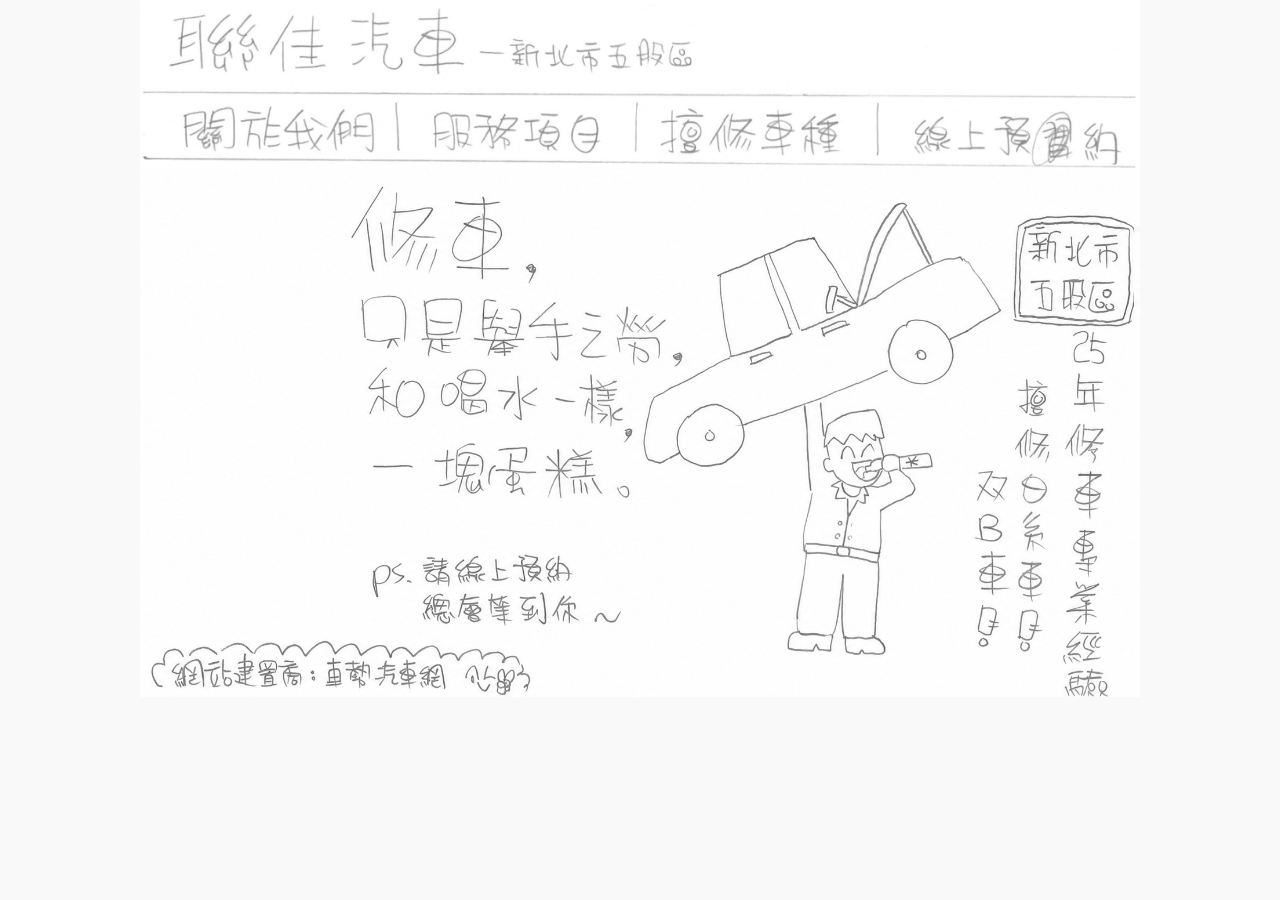
<file: index.html>
<!doctype html>
<html lang="zh-Hant">
<head>
  <meta charset="utf-8">
  <meta name="viewport" content="width=device-width, initial-scale=1">
  <title>聯佳汽車 | 新北市五股區修車廠</title>
  <meta name="description" content="本店擅修品牌: Honda, Lexus, Toyota, 三菱, BMW, Benz">
  <link rel="stylesheet" href="css/style.css">
</head>
<body>
  <main class="container">
    <header class="title" id="title">
      <div class="title-frame">
        <button class="nav-hit nav-home" type="button" data-target="main" aria-label="首頁"></button>
        <button class="nav-hit nav-about" type="button" data-target="about" aria-label="關於聯佳"></button>
        <button class="nav-hit nav-service" type="button" data-target="service" aria-label="服務項目"></button>
        <button class="nav-hit nav-brands" type="button" data-target="repair-brands" aria-label="擅修車種"></button>
        <a class="nav-hit nav-link" href="https://www.carce.cc/garage/1052" aria-label="車勢店家頁"></a>
        <picture>
          <source media="(max-width: 720px)" srcset="img/mobile-title.png">
          <img src="img/title.png" alt="聯佳汽車導覽">
        </picture>
      </div>
    </header>

    <section class="panel active" id="main">
      <picture>
        <source media="(max-width: 720px)" srcset="img/mobile-main.png">
        <img src="img/main.png" alt="聯佳汽車首頁">
      </picture>
    </section>

    <section class="panel" id="about">
      <picture>
        <source media="(max-width: 720px)" srcset="img/mobile-about.png">
        <img src="img/about.png" alt="聯佳汽車關於我們">
      </picture>
    </section>

    <section class="panel" id="service">
      <picture>
        <source media="(max-width: 720px)" srcset="img/mobile-service.png">
        <img src="img/service.png" alt="聯佳汽車服務項目">
      </picture>
      <a class="promo-link wash" href="https://shop.carce.cc/index.php?route=product/category&amp;path=175_165_238" aria-label="前往洗車用品頁"></a>
    </section>

    <section class="panel" id="repair-brands">
      <picture>
        <source media="(max-width: 720px)" srcset="img/mobile-repair-brands.png">
        <img src="img/repair-brands.png" alt="聯佳汽車擅修車種">
      </picture>
      <a class="promo-link carce" href="https://www.carce.cc" aria-label="前往車勢網站"></a>
    </section>
  </main>

  <script src="js/main.js"></script>
</body>
</html>
</file>
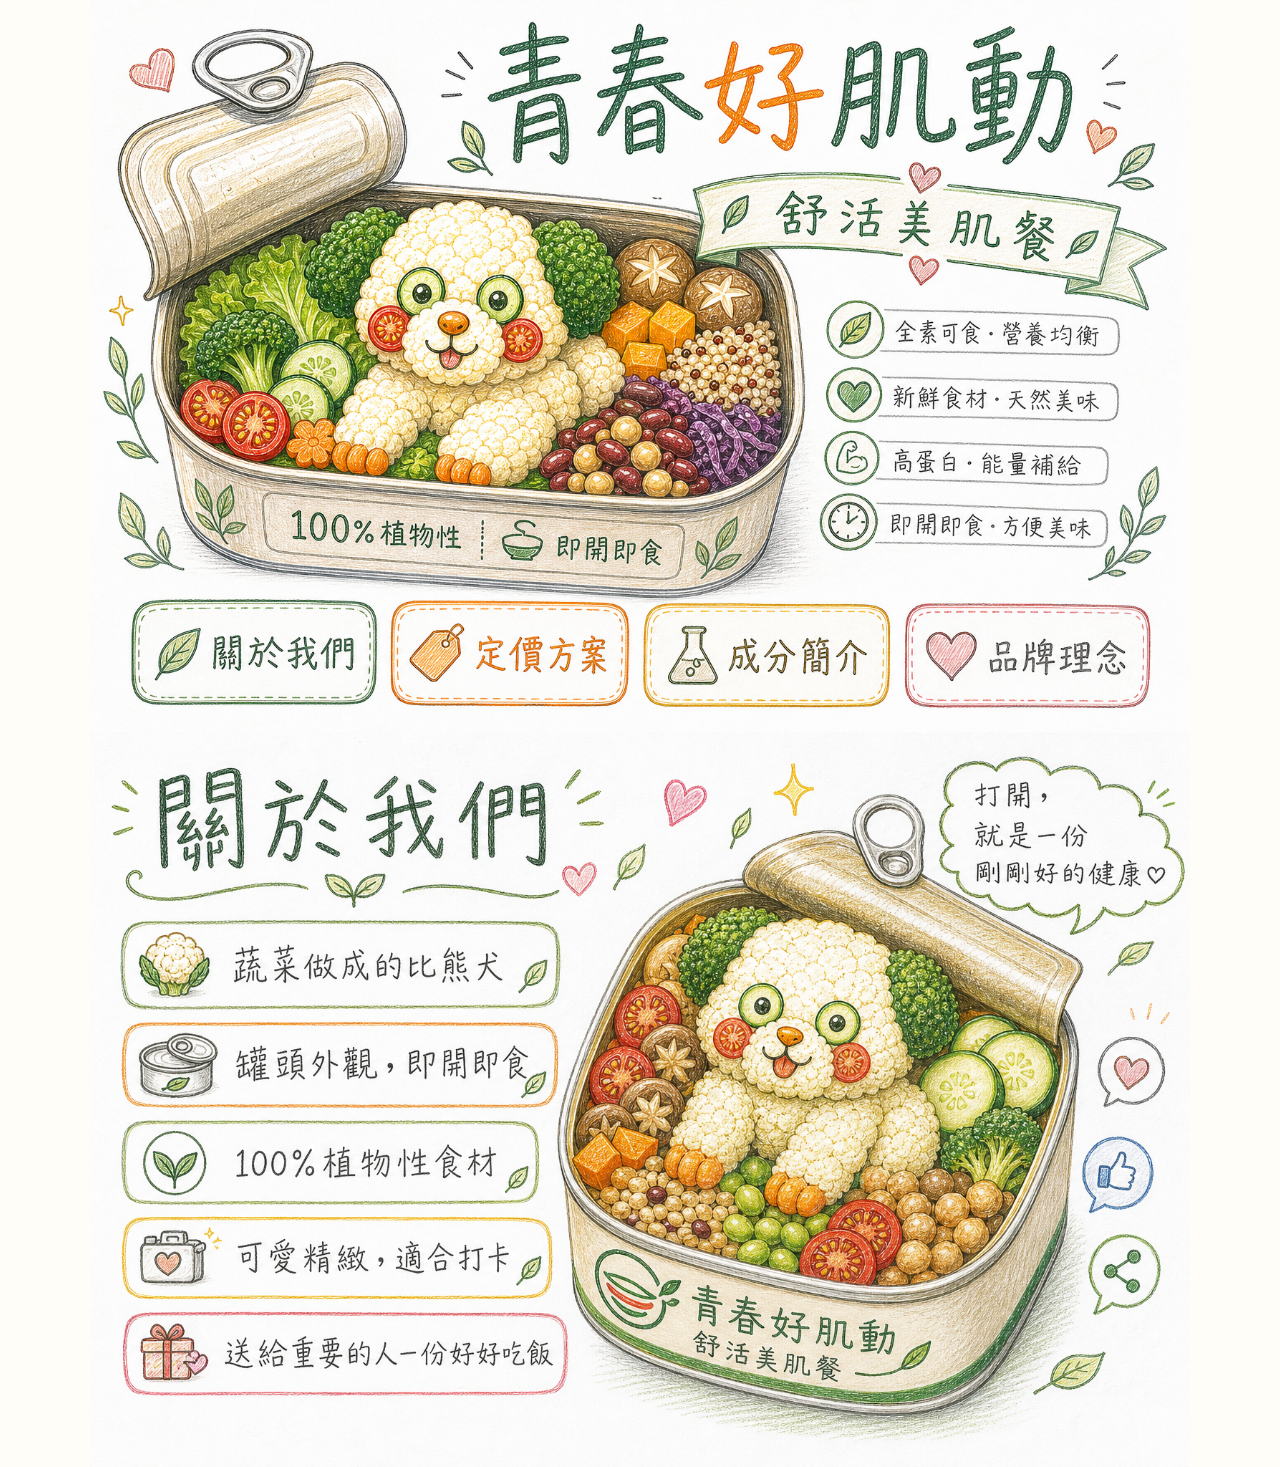
<file: 青春好肌動/index.html>
<!doctype html>
<html lang="zh-Hant">
<head>
  <meta charset="utf-8">
  <meta name="viewport" content="width=device-width, initial-scale=1">
  <title>青春好肌動 | 健康餐</title>
  <meta name="description" content="青春好肌動健康餐，均衡營養、少油少鹽少糖，陪你把健康變日常。">
  <link rel="stylesheet" href="css/style.css">
</head>
<body>
  <main class="container">
    <header class="title">
      <div class="title-frame">
        <button class="nav-hit nav-about" type="button" data-target="about" aria-label="關於我們"></button>
        <button class="nav-hit nav-pricing" type="button" data-target="pricing" aria-label="定價方案"></button>
        <button class="nav-hit nav-ingredients" type="button" data-target="ingredients" aria-label="成分簡介"></button>
        <button class="nav-hit nav-philosophy" type="button" data-target="philosophy" aria-label="品牌理念"></button>
        <picture>
          <source media="(max-width: 720px)" srcset="img/mobile-title.png">
          <img src="img/title.png" alt="青春好肌動手繪導覽，罐頭外觀健康餐與蔬菜做成的比熊犬">
        </picture>
      </div>
    </header>

    <section class="panel active" id="about">
      <picture>
        <source media="(max-width: 720px)" srcset="img/mobile-about.png">
        <img src="img/about.png" alt="青春好肌動關於我們，蔬菜做成的比熊犬罐頭餐與社群分享特色">
      </picture>
    </section>

    <section class="panel" id="pricing">
      <picture>
        <source media="(max-width: 720px)" srcset="img/mobile-pricing.png">
        <img src="img/pricing.png" alt="青春好肌動定價方案，蔬菜比熊犬罐頭餐的單日體驗、五日輕盈、十日活力">
      </picture>
    </section>

    <section class="panel" id="ingredients">
      <picture>
        <source media="(max-width: 720px)" srcset="img/mobile-ingredients.png">
        <img src="img/ingredients.png" alt="青春好肌動成分簡介，花椰菜、青花菜、小黃瓜、番茄、胡蘿蔔與全穀豆類組成比熊犬">
      </picture>
    </section>

    <section class="panel" id="philosophy">
      <picture>
        <source media="(max-width: 720px)" srcset="img/mobile-philosophy.png">
        <img src="img/philosophy.png" alt="青春好肌動品牌理念，植物性罐頭餐與蔬菜比熊犬的生活化、機能化、品牌化筆記">
      </picture>
    </section>
  </main>

  <script src="js/main.js"></script>
</body>
</html>
</file>
<file: css/style.css>
* {
  box-sizing: border-box;
}

body {
  margin: 0;
  overflow-x: hidden;
  background: #f9f9f9;
  color: #222;
  font-family: Arial, "Microsoft JhengHei", sans-serif;
}

.container {
  position: relative;
  width: 100%;
  max-width: 1000px;
  margin: 0 auto;
}

.title {
  position: sticky;
  top: 0;
  z-index: 10;
  background: #f9f9f9;
}

.title-frame,
.panel {
  position: relative;
}

img {
  display: block;
  width: 100%;
  height: auto;
}

.nav-hit,
.promo-link {
  position: absolute;
  z-index: 2;
  border: 0;
  padding: 0;
  background: transparent;
  cursor: pointer;
}

.nav-hit {
  top: 54%;
  height: 42%;
}

.nav-hit:focus-visible {
  outline: 3px solid #d1272f;
  outline-offset: -3px;
}

.nav-home {
  left: 0;
  top: 0;
  width: 58%;
  height: 52%;
}

.nav-about {
  left: 0;
  width: 26%;
}

.nav-service {
  left: 26%;
  width: 24%;
}

.nav-brands {
  left: 50%;
  width: 24%;
}

.nav-link {
  left: 74%;
  width: 26%;
}

.panel {
  display: none;
}

.panel.active {
  display: block;
}

.wash {
  left: 2%;
  top: 25%;
  width: 18%;
  height: 18%;
}

.carce {
  left: 66%;
  top: 18%;
  width: 32%;
  height: 12%;
}

@media (max-width: 720px) {
  body,
  .title {
    background: #fff;
  }

  .container {
    max-width: none;
  }

  .title {
    box-shadow: 0 1px 0 rgba(0, 0, 0, 0.08);
  }

  .nav-home {
    left: 0;
    top: 0;
    width: 100%;
    height: 47%;
  }

  .nav-hit {
    top: 47%;
    height: 53%;
  }

  .nav-about {
    left: 0;
    width: 25%;
  }

  .nav-service {
    left: 25%;
    width: 25%;
  }

  .nav-brands {
    left: 50%;
    width: 25%;
  }

  .nav-link {
    left: 75%;
    width: 25%;
  }

  .wash {
    left: 6%;
    top: auto;
    bottom: 22px;
    width: 88%;
    height: 150px;
  }

  .carce {
    left: 6%;
    top: auto;
    bottom: 250px;
    width: 88%;
    height: 120px;
  }
}
</file>
<file: 青春好肌動/css/style.css>
* {
  box-sizing: border-box;
}

body {
  margin: 0;
  overflow-x: hidden;
  background: #fffdf7;
  color: #2c2c2c;
  font-family: Arial, "Microsoft JhengHei", sans-serif;
}

.container {
  position: relative;
  width: 100%;
  max-width: 1100px;
  margin: 0 auto;
}

.title {
  z-index: 10;
  background: #fffdf7;
  box-shadow: 0 1px 0 rgba(0, 0, 0, 0.06);
}

.title-frame,
.panel {
  position: relative;
}

img {
  display: block;
  width: 100%;
  height: auto;
}

.nav-hit {
  position: absolute;
  z-index: 2;
  top: 81.5%;
  height: 12.5%;
  border: 0;
  padding: 0;
  background: transparent;
  cursor: pointer;
}

.nav-hit:focus-visible {
  outline: 3px solid #e47a36;
  outline-offset: -3px;
}

.nav-about {
  left: 3.5%;
  width: 23%;
}

.nav-pricing {
  left: 28%;
  width: 21%;
}

.nav-ingredients {
  left: 50.5%;
  width: 22%;
}

.nav-philosophy {
  left: 74.5%;
  width: 22%;
}

.panel {
  display: none;
}

.panel.active {
  display: block;
}

.philosophy-page {
  min-height: 760px;
  padding: 38px 34px 46px;
  background:
    radial-gradient(circle at 18% 16%, rgba(246, 182, 81, 0.16), transparent 22%),
    radial-gradient(circle at 82% 18%, rgba(71, 142, 74, 0.14), transparent 24%),
    repeating-linear-gradient(0deg, rgba(43, 43, 43, 0.025) 0 1px, transparent 1px 22px),
    #fffdf7;
  color: #272727;
  font-family: "Microsoft JhengHei", "Noto Sans TC", Arial, sans-serif;
}

.pencil-title {
  position: relative;
  margin-bottom: 24px;
  padding-left: 6px;
}

.pencil-title::after {
  content: "";
  position: absolute;
  left: 250px;
  right: 0;
  bottom: 13px;
  border-bottom: 3px solid rgba(28, 78, 47, 0.9);
  transform: rotate(-0.4deg);
}

.pencil-title p {
  margin: 0 0 2px;
  color: #155132;
  font-size: 18px;
  font-weight: 700;
  letter-spacing: 3px;
}

.pencil-title h1 {
  margin: 0;
  color: #111;
  font-size: 48px;
  font-weight: 500;
  letter-spacing: 0;
  text-shadow: 0.8px 0.6px 0 rgba(0, 0, 0, 0.18);
}

.philosophy-grid {
  display: grid;
  grid-template-columns: 1fr 1.18fr 1fr;
  gap: 18px;
  align-items: stretch;
}

.sketch-card,
.logo-sketch {
  position: relative;
  border: 2px solid rgba(33, 33, 33, 0.56);
  border-radius: 15px 12px 17px 13px;
  background: rgba(255, 255, 255, 0.42);
  box-shadow: 2px 3px 0 rgba(29, 29, 29, 0.08);
}

.sketch-card::before,
.logo-sketch::before {
  content: "";
  position: absolute;
  inset: 5px -3px -4px 4px;
  z-index: -1;
  border: 1px dashed rgba(45, 45, 45, 0.25);
  border-radius: 18px 13px 16px 12px;
  transform: rotate(-0.35deg);
}

.sketch-card {
  padding: 18px 18px 16px;
}

.sketch-card h2 {
  margin: 0 0 12px;
  color: #171717;
  font-size: 20px;
  font-weight: 700;
  letter-spacing: 0;
}

.sketch-card h2 span {
  display: inline-grid;
  place-items: center;
  width: 26px;
  height: 26px;
  margin-right: 5px;
  border-radius: 50%;
  background: #155132;
  color: #fffdf7;
  font-size: 16px;
}

.sketch-card p,
.sketch-card li,
.logo-sketch p {
  font-size: 17px;
  line-height: 1.72;
  letter-spacing: 0;
}

.core-quote {
  margin: 0 0 14px;
  color: #155132;
  font-size: 22px;
  font-weight: 700;
}

.sketch-card ul {
  margin: 12px 0 0;
  padding-left: 1.2em;
}

.sketch-card li::marker {
  color: #155132;
}

.brand-core {
  grid-row: span 2;
}

.logo-sketch {
  grid-row: span 2;
  padding: 12px 22px 20px;
  text-align: center;
}

.logo-sketch svg {
  display: block;
  width: 100%;
  max-width: 430px;
  margin: 0 auto;
}

.logo-sketch p {
  margin: 2px auto 0;
  max-width: 380px;
  color: #1d1d1d;
}

.clock-line,
.bowl {
  fill: none;
  stroke: #13512f;
  stroke-linecap: round;
  stroke-linejoin: round;
  stroke-width: 10;
}

.clock-line.thin {
  stroke-width: 7;
}

.bowl-top {
  fill: rgba(255, 255, 255, 0.72);
}

.bowl.inner {
  stroke-width: 8;
}

.stripe {
  stroke-width: 18;
}

.stripe.red {
  stroke: #d83b18;
}

.stripe.orange {
  stroke: #f39a22;
}

.stripe.green {
  stroke: #4f8d3f;
}

.leaf {
  fill: rgba(45, 123, 54, 0.92);
  stroke: #155132;
  stroke-width: 6;
}

.leaf-vein {
  fill: none;
  stroke: #fffdf7;
  stroke-linecap: round;
  stroke-width: 5;
}

.element-row {
  border-top: 1px dashed rgba(0, 0, 0, 0.22);
  padding-top: 10px;
}

.element-row:first-of-type {
  border-top: 0;
  padding-top: 0;
}

.element-row strong {
  color: #155132;
  font-size: 18px;
}

.element-row p {
  margin: 3px 0 9px;
}

.signal-list {
  display: grid;
  grid-template-columns: repeat(3, 1fr);
  gap: 10px;
}

.signal-list p {
  margin: 0;
  padding: 12px 8px;
  border: 1px solid rgba(21, 81, 50, 0.45);
  border-radius: 50% 45% 52% 44%;
  color: #1f1f1f;
  text-align: center;
}

.signal-list b,
.formula {
  color: #155132;
}

.positioning {
  grid-column: span 2;
}

.formula {
  margin: 0 0 8px;
  font-size: 27px;
  font-weight: 700;
}

@media (max-width: 720px) {
  .container {
    max-width: none;
  }

  .nav-hit {
    height: 10.5%;
  }

  .nav-about {
    left: 4%;
    top: 72.5%;
    width: 44%;
  }

  .nav-pricing {
    left: 51%;
    top: 72.5%;
    width: 45%;
  }

  .nav-ingredients {
    left: 4%;
    top: 85.5%;
    width: 44%;
  }

  .nav-philosophy {
    left: 51%;
    top: 85.5%;
    width: 45%;
  }

  .philosophy-page {
    min-height: 0;
    padding: 26px 16px 34px;
  }

  .pencil-title::after {
    left: 0;
    bottom: -8px;
  }

  .pencil-title p {
    font-size: 13px;
    letter-spacing: 2px;
  }

  .pencil-title h1 {
    font-size: 38px;
  }

  .philosophy-grid {
    grid-template-columns: 1fr;
    gap: 14px;
  }

  .brand-core,
  .logo-sketch,
  .positioning {
    grid-row: auto;
    grid-column: auto;
  }

  .logo-sketch {
    padding: 8px 14px 18px;
  }

  .sketch-card p,
  .sketch-card li,
  .logo-sketch p {
    font-size: 16px;
  }

  .signal-list {
    grid-template-columns: 1fr;
  }

  .signal-list p {
    border-radius: 14px 12px 16px 13px;
  }

  .formula {
    font-size: 22px;
  }
}
</file>
